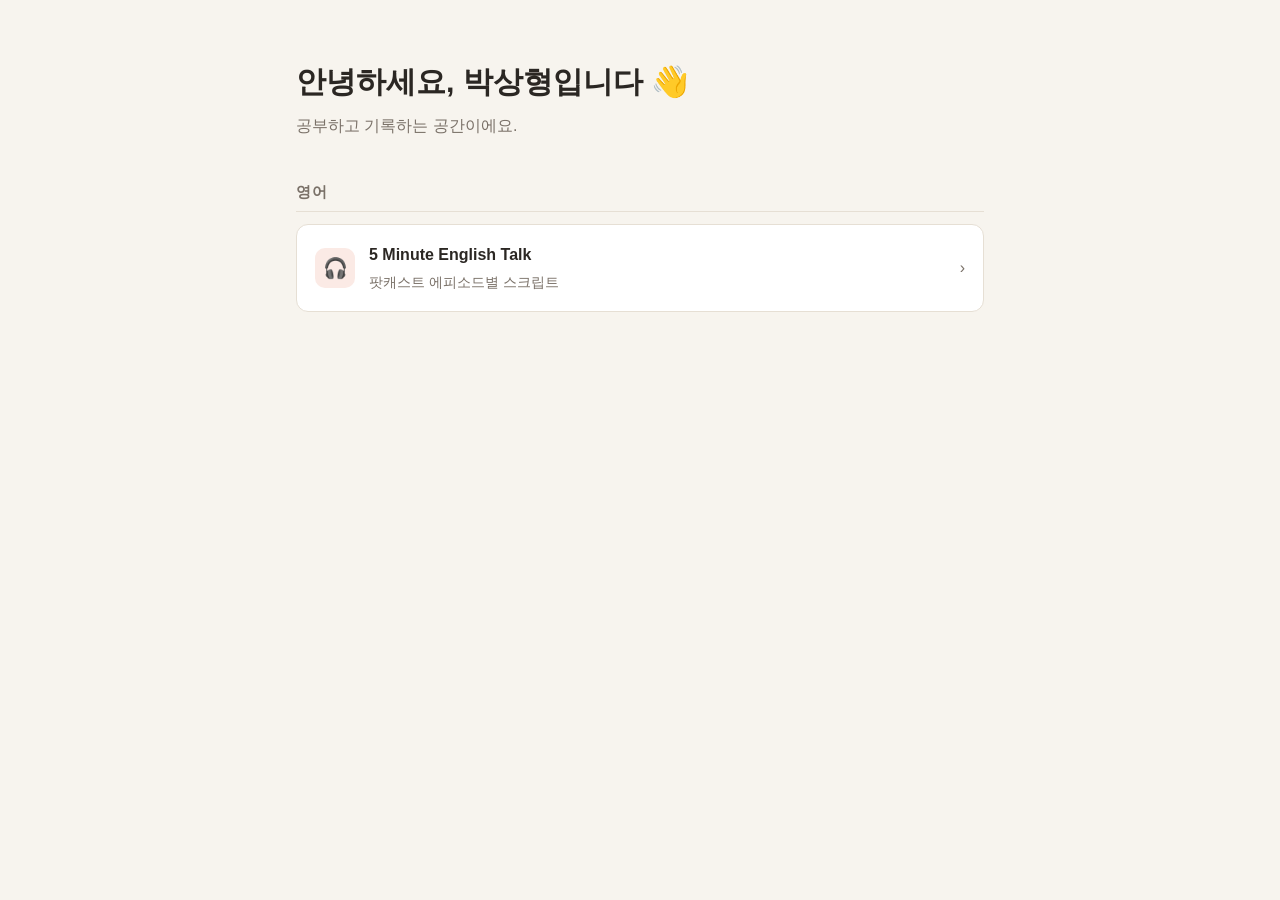
<file: index.html>
<!DOCTYPE html>
<html lang="ko">
<head>
  <meta charset="UTF-8">
  <meta name="viewport" content="width=device-width, initial-scale=1">
  <title>박상형의 페이지</title>
  <style>
    :root {
      --bg: #f7f4ee;
      --card: #ffffff;
      --ink: #2b2723;
      --muted: #7a7168;
      --line: #e6dfd4;
      --accent: #c0563f;
      --accent-soft: #fbeae5;
      color-scheme: light;
    }
    @media (prefers-color-scheme: dark) {
      :root {
        --bg: #1c1a18; --card: #26231f; --ink: #ece6dc; --muted: #a49a8e;
        --line: #3a352f; --accent: #e8826b; --accent-soft: #3a2621;
        color-scheme: dark;
      }
    }
    * { box-sizing: border-box; }
    body {
      margin: 0; background: var(--bg); color: var(--ink);
      font: 16px/1.7 -apple-system, BlinkMacSystemFont, "Segoe UI", "Apple SD Gothic Neo",
            "Noto Sans KR", "Malgun Gothic", sans-serif;
    }
    main { max-width: 720px; margin: 0 auto; padding: 56px 16px 80px; }
    h1 { font-size: 1.9rem; margin: 0 0 4px; }
    .intro { color: var(--muted); margin: 0 0 40px; }
    section { margin-bottom: 32px; }
    h2 {
      font-size: 0.95rem; letter-spacing: 0.04em; color: var(--muted);
      margin: 0 0 12px; padding-bottom: 6px; border-bottom: 1px solid var(--line);
    }
    ul { list-style: none; margin: 0; padding: 0; display: grid; gap: 10px; }
    a.menu {
      display: flex; align-items: center; gap: 14px;
      padding: 16px 18px; background: var(--card); color: inherit; text-decoration: none;
      border: 1px solid var(--line); border-radius: 12px;
      transition: border-color .15s, transform .15s;
    }
    a.menu:hover { border-color: var(--accent); transform: translateY(-1px); }
    .icon {
      flex: none; width: 40px; height: 40px; border-radius: 10px;
      display: grid; place-items: center; font-size: 1.25rem;
      background: var(--accent-soft);
    }
    .title { font-weight: 600; }
    .desc { color: var(--muted); font-size: 0.9rem; }
    .arrow { margin-left: auto; color: var(--muted); }
  </style>
</head>
<body>
  <main>
    <h1>안녕하세요, 박상형입니다 👋</h1>
    <p class="intro">공부하고 기록하는 공간이에요.</p>

    <section>
      <h2>영어</h2>
      <ul>
        <li>
          <a class="menu" href="5min-english/">
            <span class="icon">🎧</span>
            <span>
              <span class="title">5 Minute English Talk</span><br>
              <span class="desc">팟캐스트 에피소드별 스크립트</span>
            </span>
            <span class="arrow">›</span>
          </a>
        </li>
      </ul>
    </section>
  </main>
</body>
</html>
</file>
